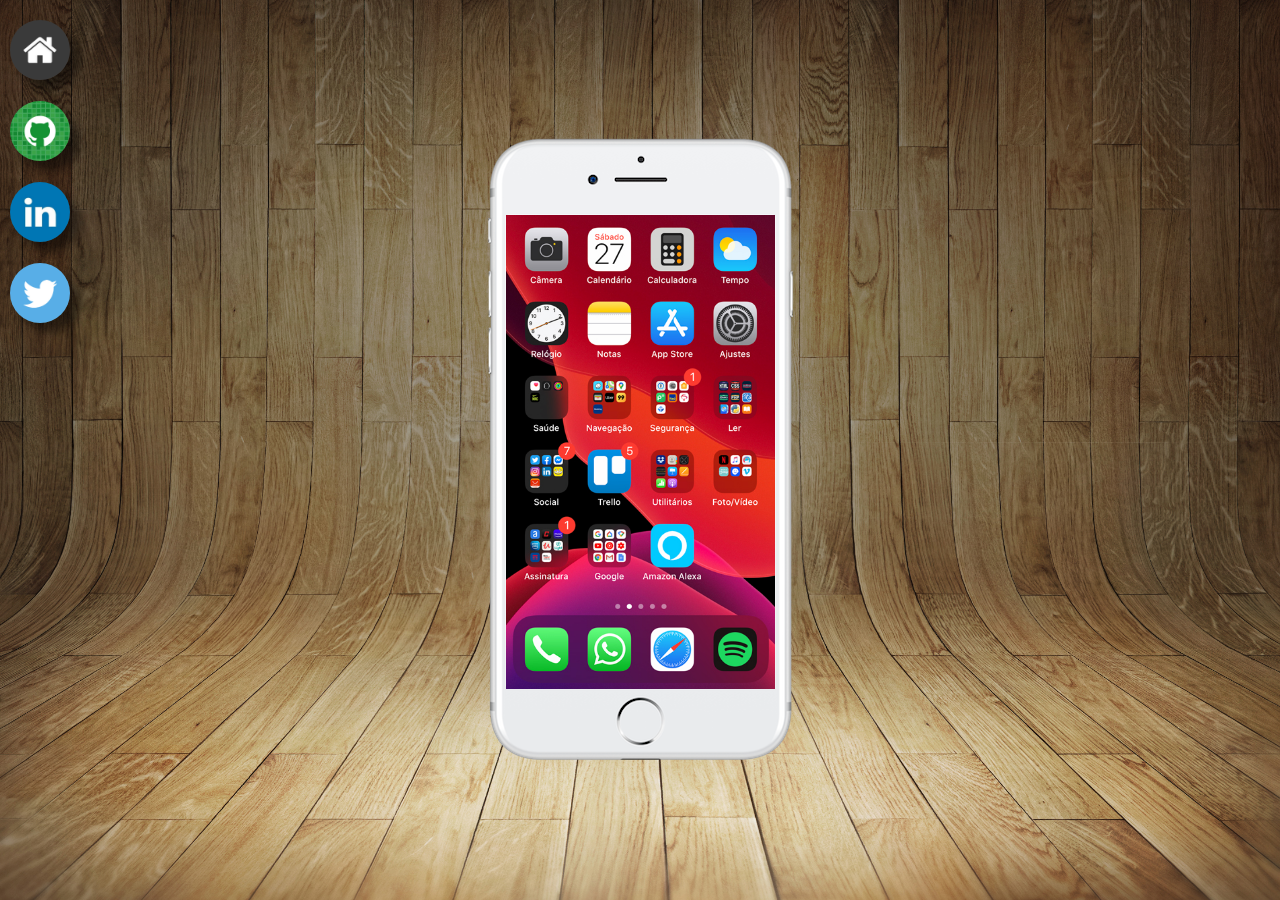
<file: index.html>
<!DOCTYPE html>
<html lang="pt-br">
  <head>
    <meta charset="UTF-8" />
    <meta http-equiv="X-UA-Compatible" content="IE=edge" />
    <meta name="viewport" content="width=device-width, initial-scale=1.0" />
    <title>Redes Sociais</title>
    <link rel="stylesheet" href="styles/style.css" />
    <link rel="shortcut icon" href="images/favicon.ico" type="image/x-icon" />
  </head>
  <body>
    <main>
      <section id="celular">
        <iframe src="iframes/home.html" frameborder="0" name="home" id="home">
          Infelizmente o seu navegador não é compativel. Tente novamente com
          outro navegador
        </iframe>
      </section>

      <section id="redes-sociais">
        <a href="iframes/home.html" target="home"><img src="images/logo-home.jpg" alt="Logo da Home"></a>
        <a href="iframes/github.html" target="home"><img src="images/logo-github.jpg" alt="Logo do Github"></a>
        <a href="iframes/linkedin.html" target="home"><img src="images/logo-linkedin.jpg" alt="Logo do Linkedin"></a>
        <a href="iframes/twitter.html" target="home"><img src="images/logo-twitter.jpg" alt="Logo do Twitter"></a>
      </section>
    </main>
  </body>
</html>
</file>
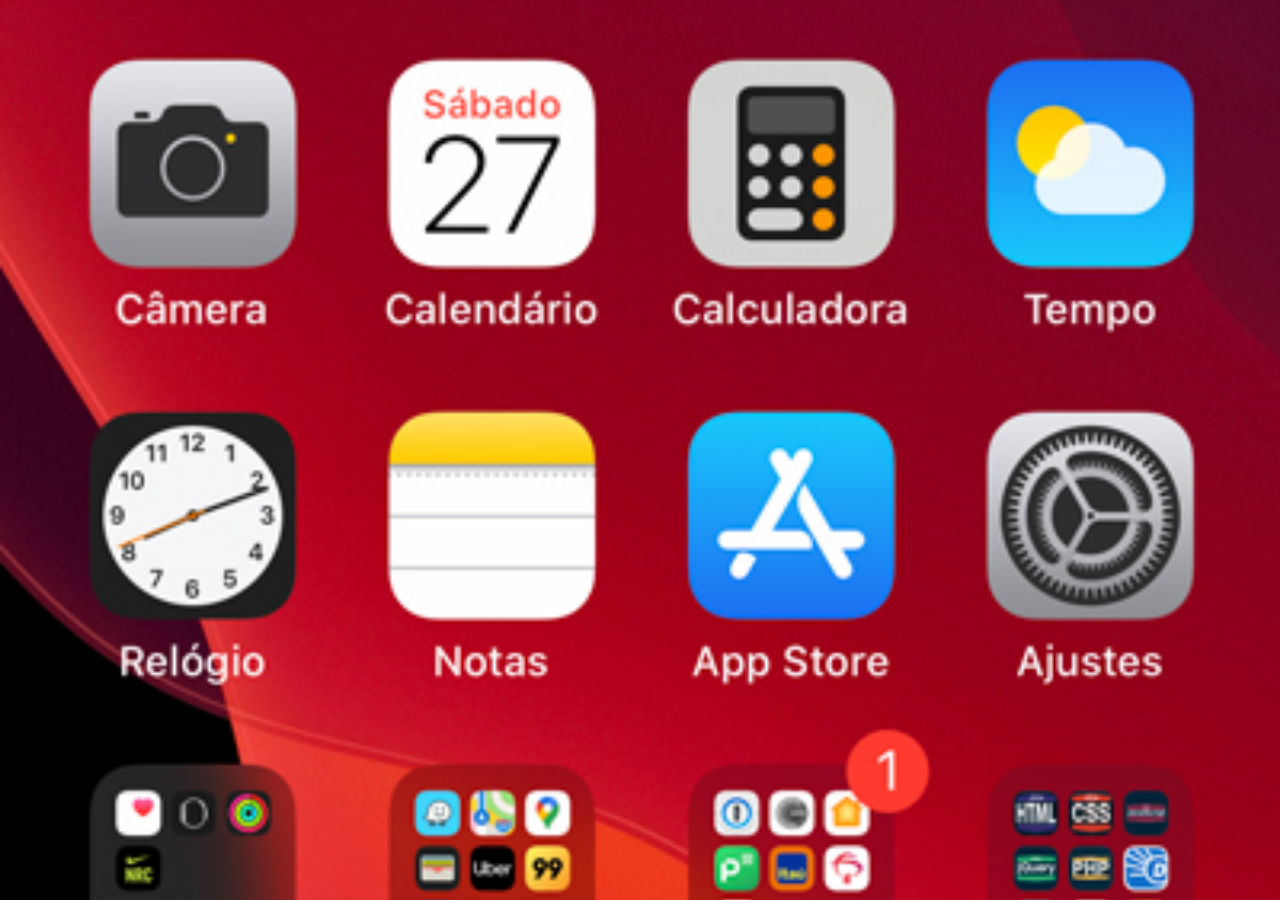
<file: home.html>
<!DOCTYPE html>
<html lang="pt-br">
  <head>
    <meta charset="UTF-8" />
    <meta http-equiv="X-UA-Compatible" content="IE=edge" />
    <meta name="viewport" content="width=device-width, initial-scale=1.0" />
    <title>Home</title>

    <style>
      * {
        margin: 0;
        padding: 0;
        box-sizing: border-box;
      }

      body {
        background: url("images/tela-home.jpg") no-repeat top center / cover;
      }
    </style>
  </head>
  <body></body>
</html>
</file>
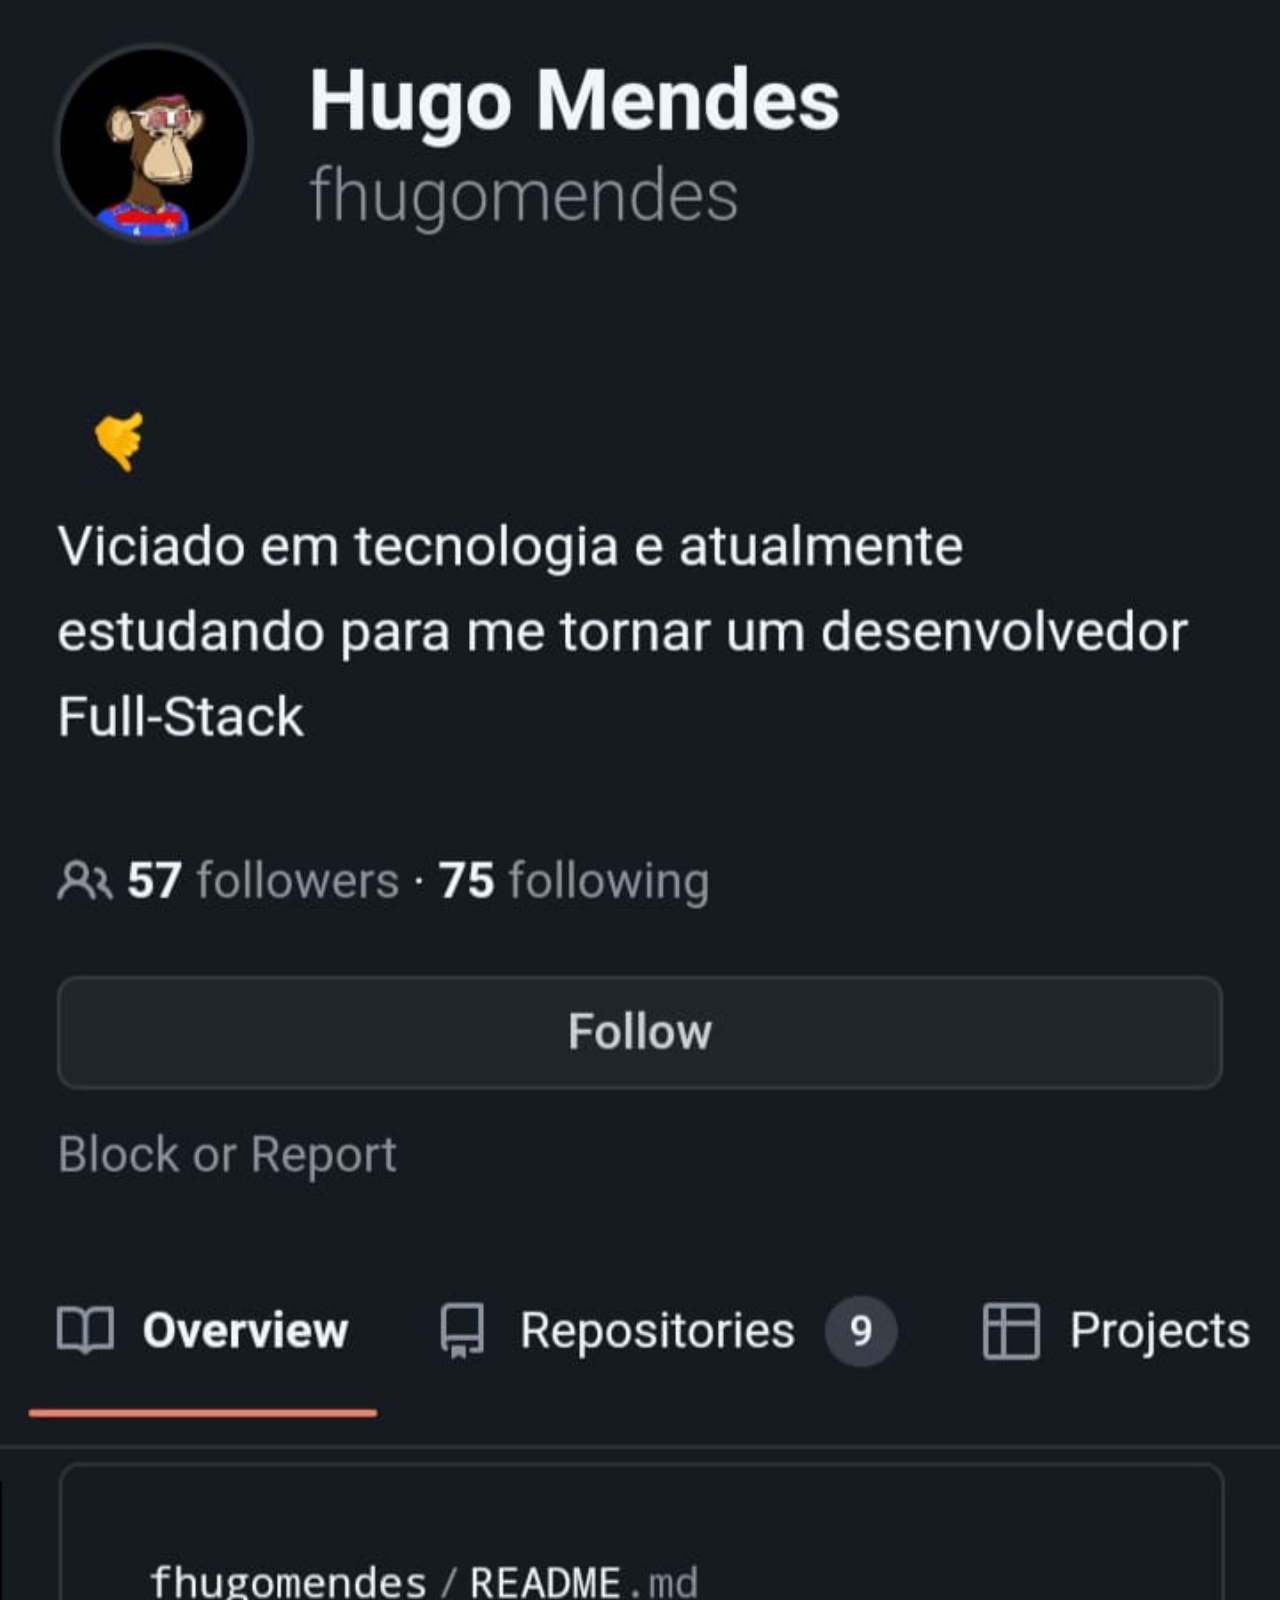
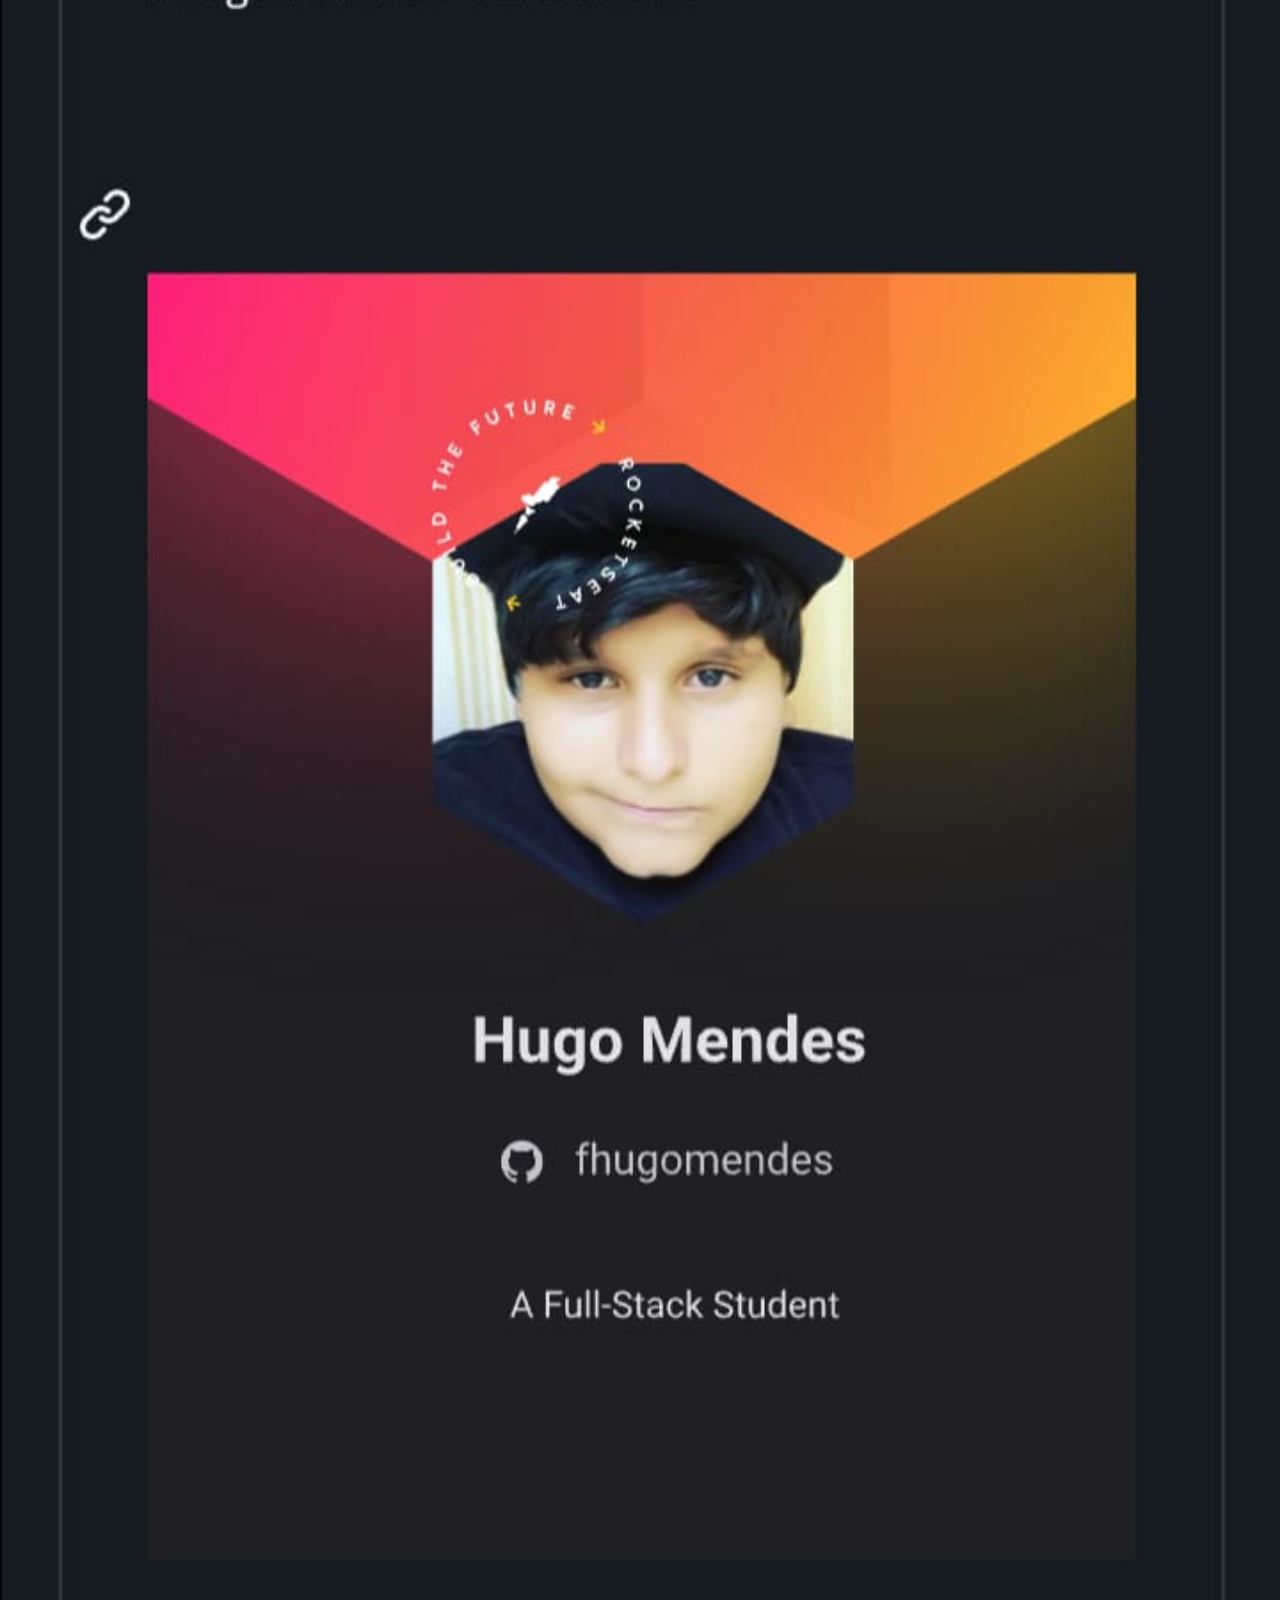
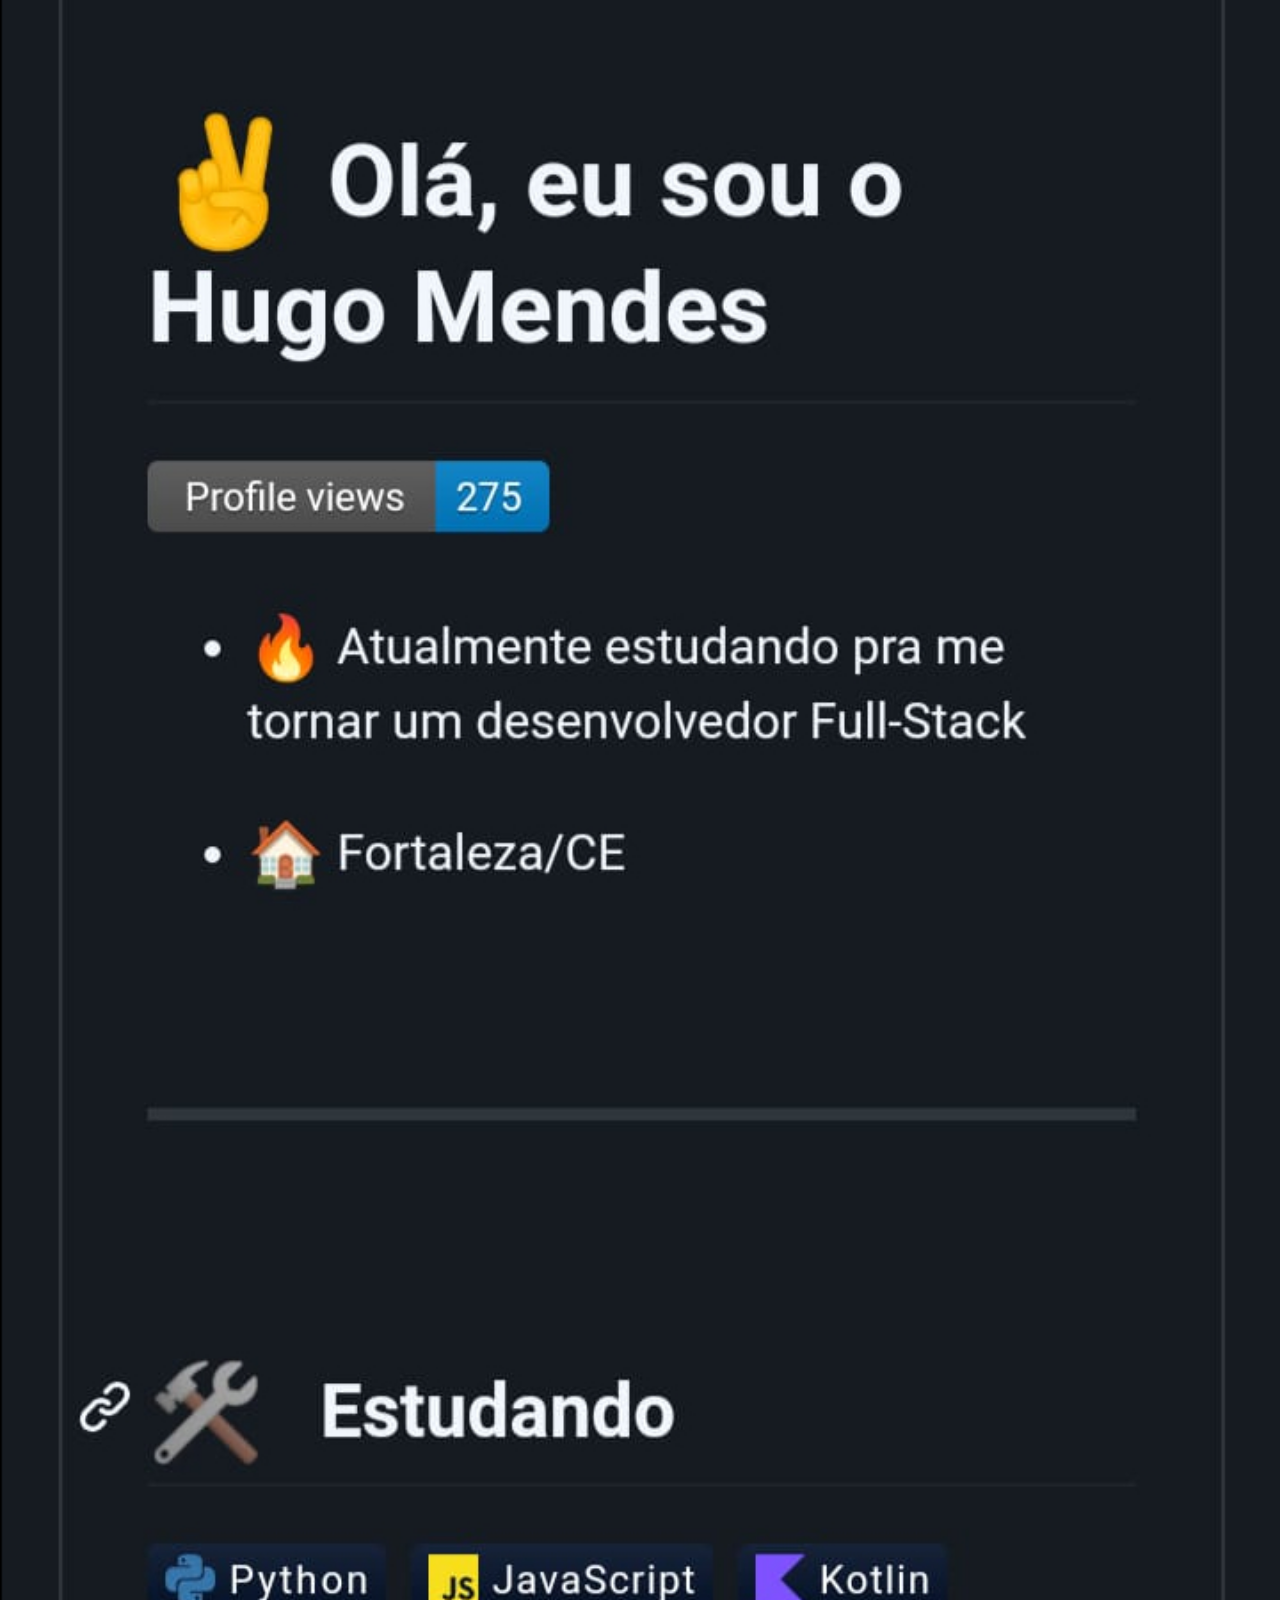
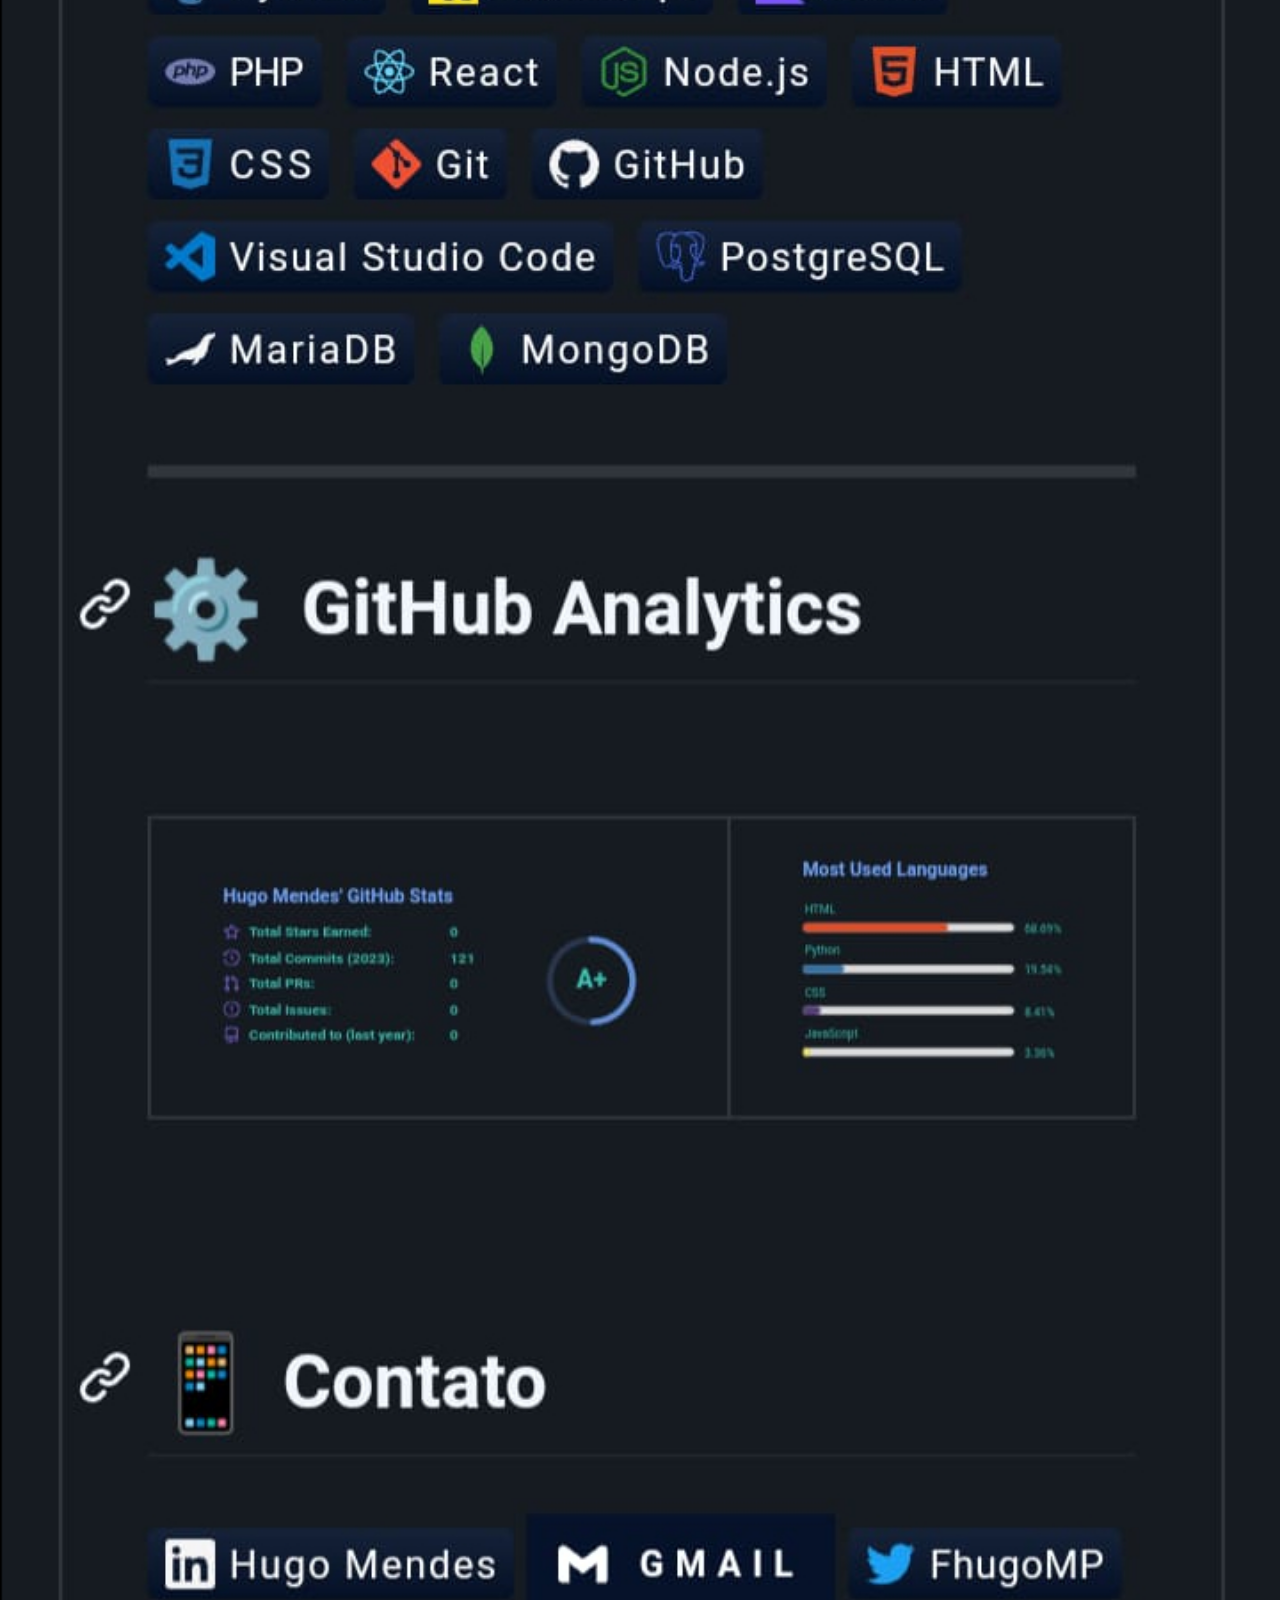
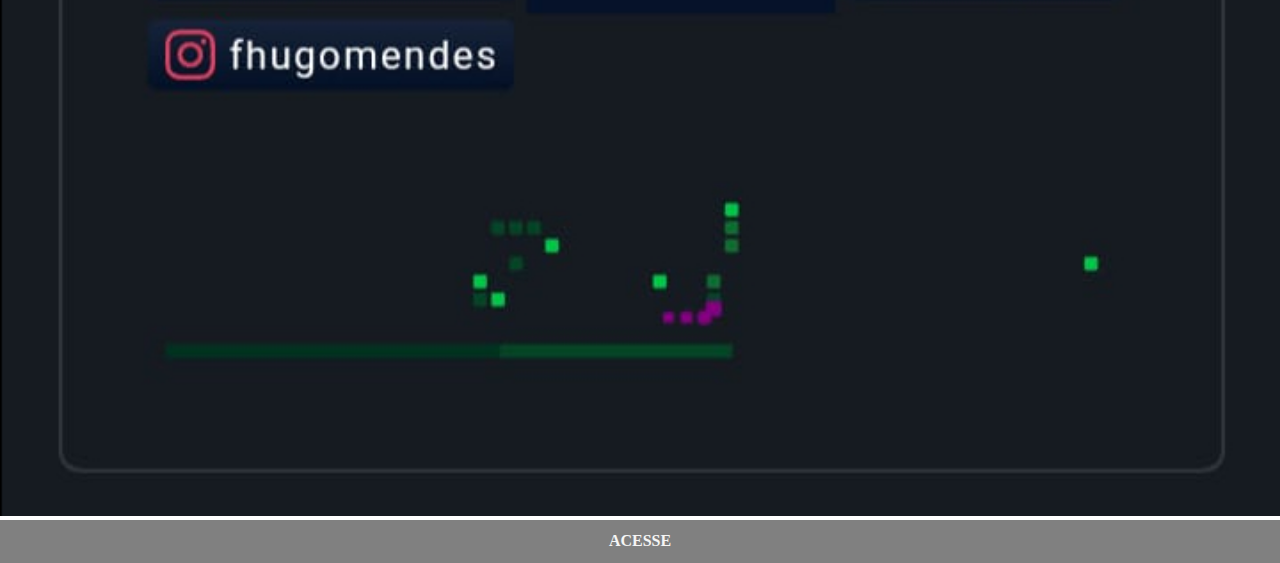
<file: iframes/github.html>
<!DOCTYPE html>
<html lang="pt-br">
<head>
    <meta charset="UTF-8">
    <meta http-equiv="X-UA-Compatible" content="IE=edge">
    <meta name="viewport" content="width=device-width, initial-scale=1.0">
    <link rel="stylesheet" href="../styles/pages.css">
    <title>Github</title>
</head>
<body>
    <img src="../images/tela-github.jpg" alt="github">
    <a href="https://github.com/fhugomendes" target="_blank">ACESSE</a>
</body>
</html>
</file>
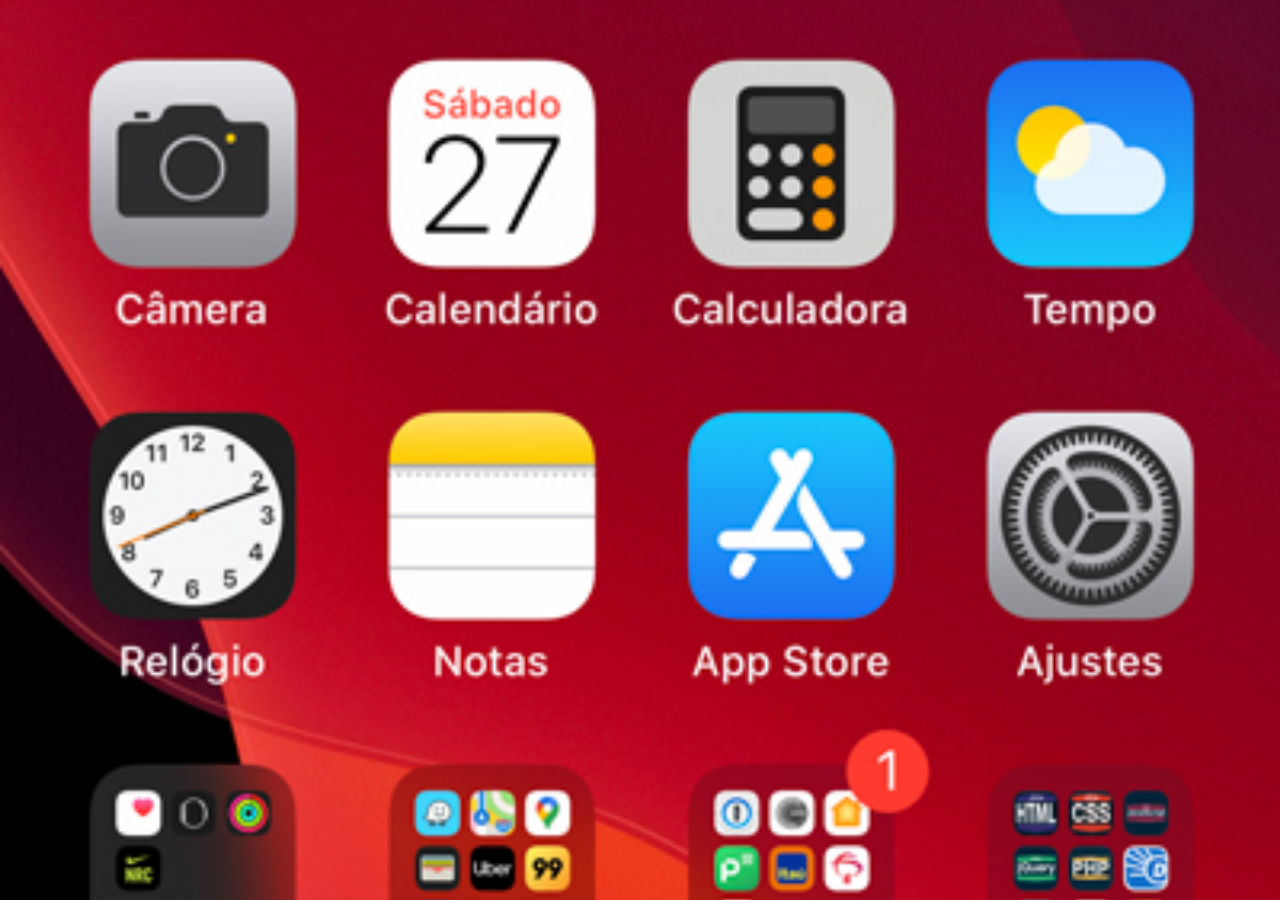
<file: iframes/home.html>
<!DOCTYPE html>
<html lang="pt-br">
  <head>
    <meta charset="UTF-8" />
    <meta http-equiv="X-UA-Compatible" content="IE=edge" />
    <meta name="viewport" content="width=device-width, initial-scale=1.0" />
    <title>Home</title>

    <style>
      * {
        margin: 0;
        padding: 0;
        box-sizing: border-box;
      }

      body {
        background: url("../images/tela-home.jpg") no-repeat top center / cover;
      }
    </style>
  </head>
  <body></body>
</html>
</file>
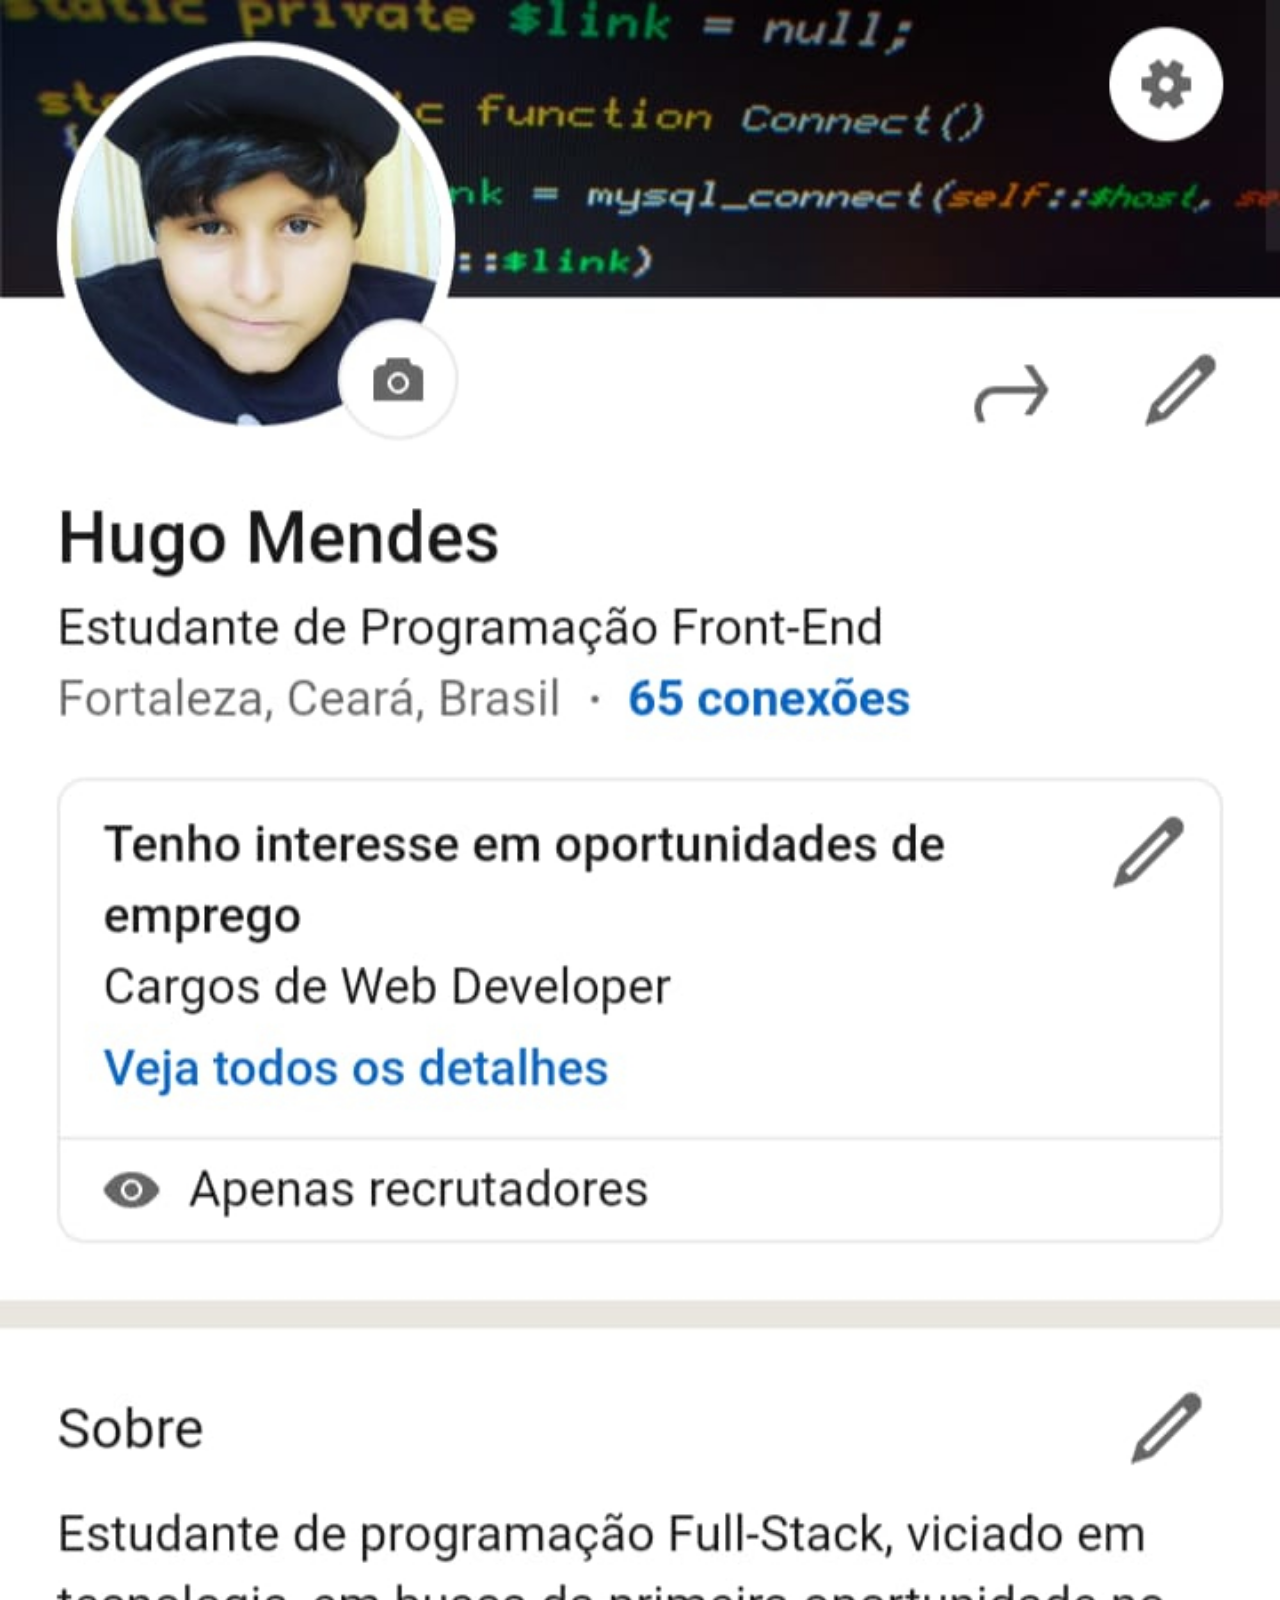
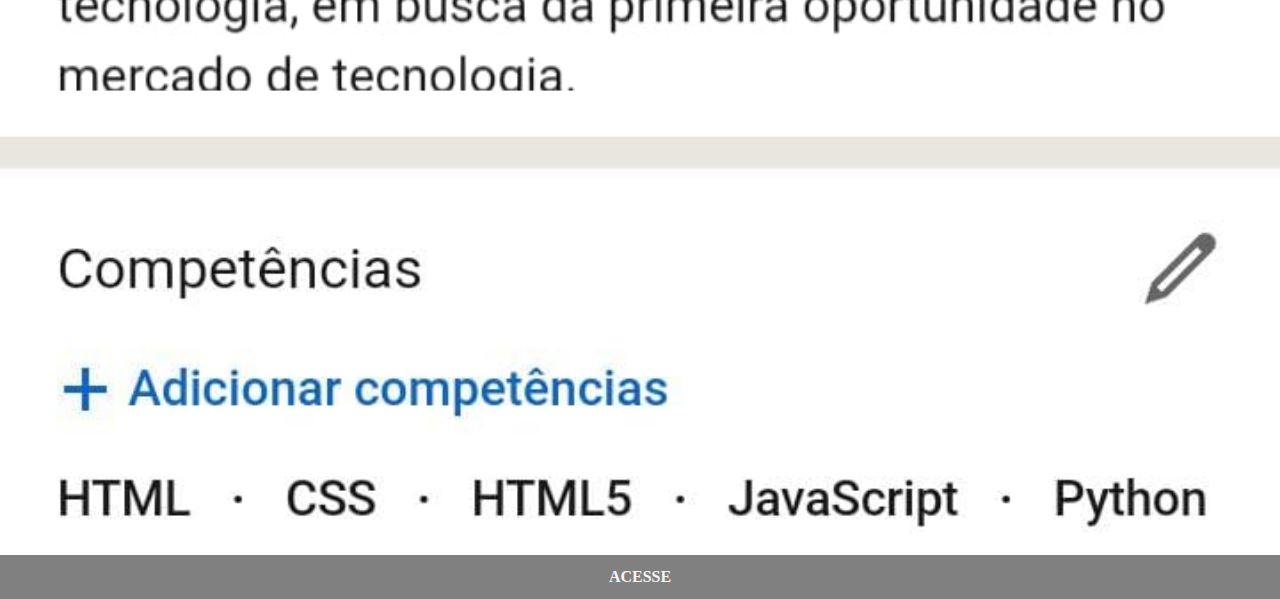
<file: iframes/linkedin.html>
<!DOCTYPE html>
<html lang="pt-br">
  <head>
    <meta charset="UTF-8" />
    <meta http-equiv="X-UA-Compatible" content="IE=edge" />
    <meta name="viewport" content="width=device-width, initial-scale=1.0" />
    <title>Linkedin</title>
    <link rel="stylesheet" href="../styles/pages.css">
  </head>
  <body>
    <img src="../images/tela-linkedin.jpg" alt="Linkedin" />
    <a href="https://www.linkedin.com/in/fhugomendes/" target="_blank"
      >ACESSE</a
    >
  </body>
</html>
</file>
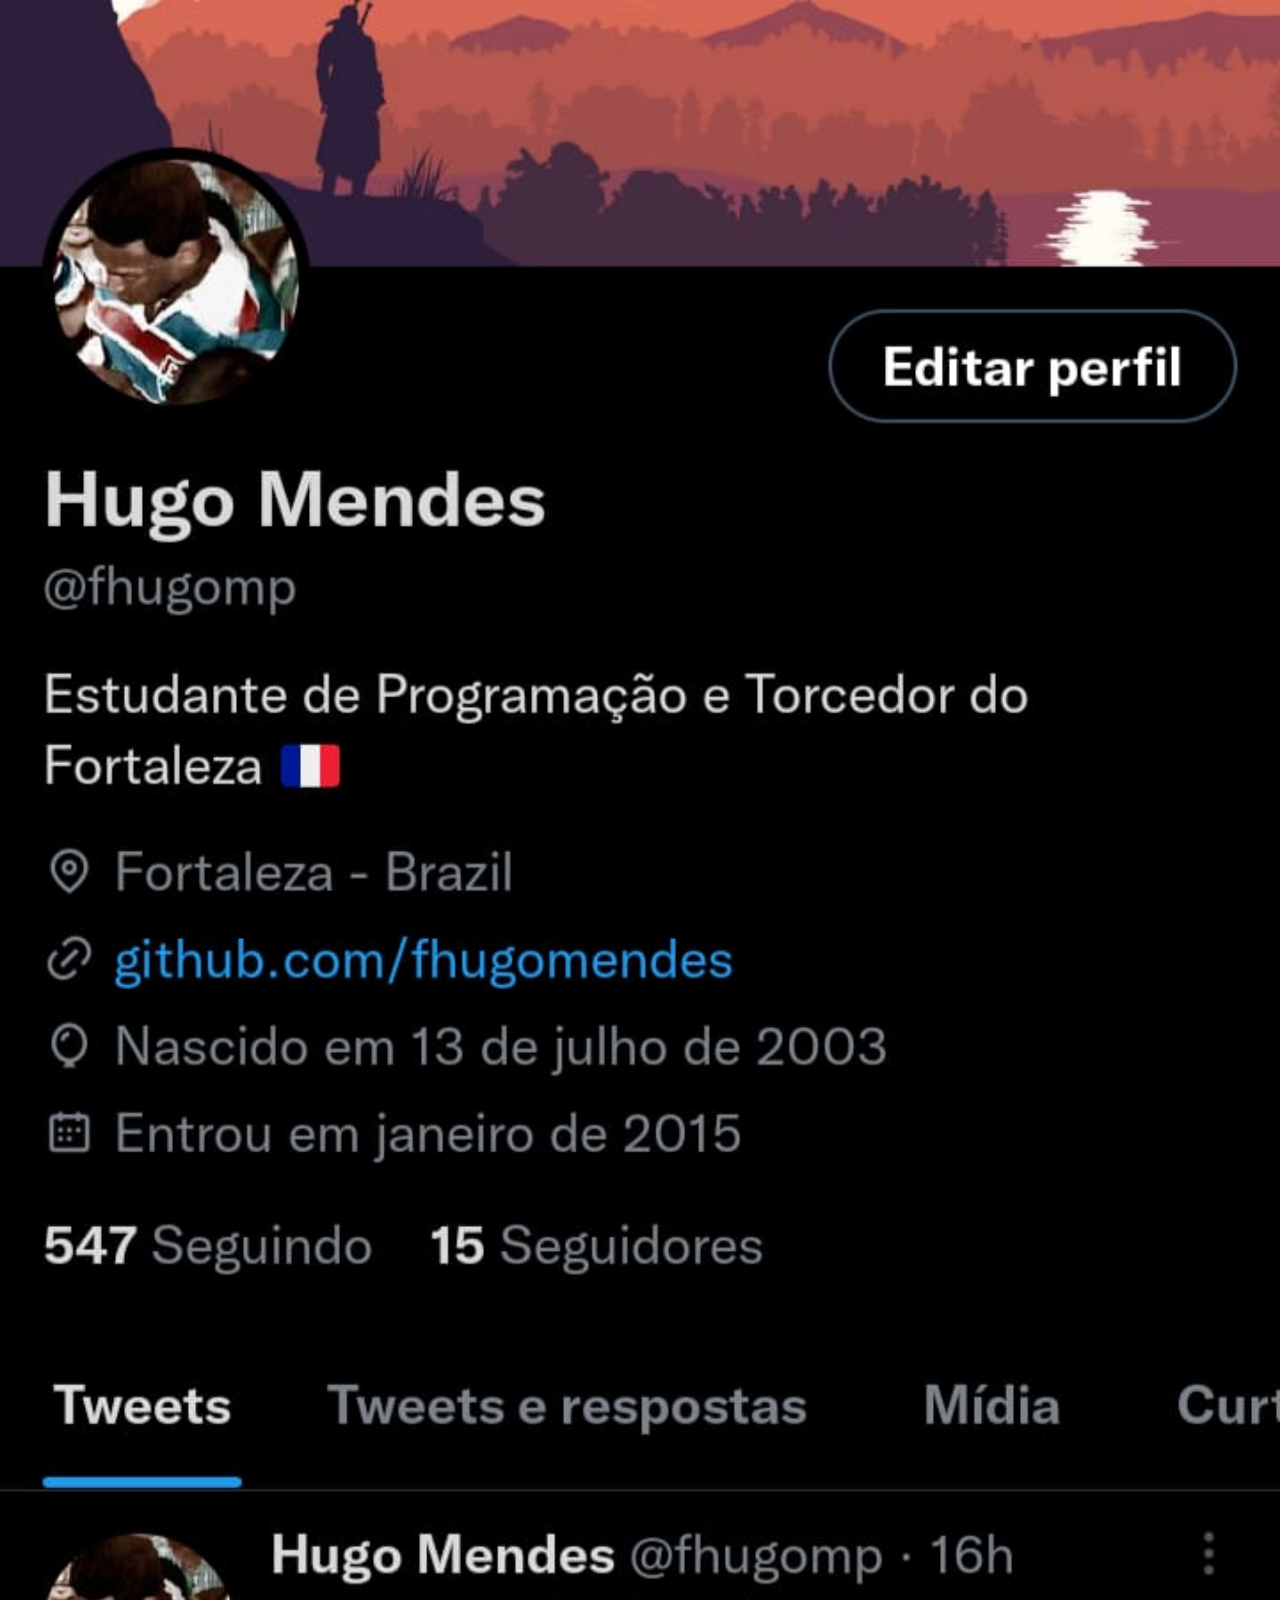
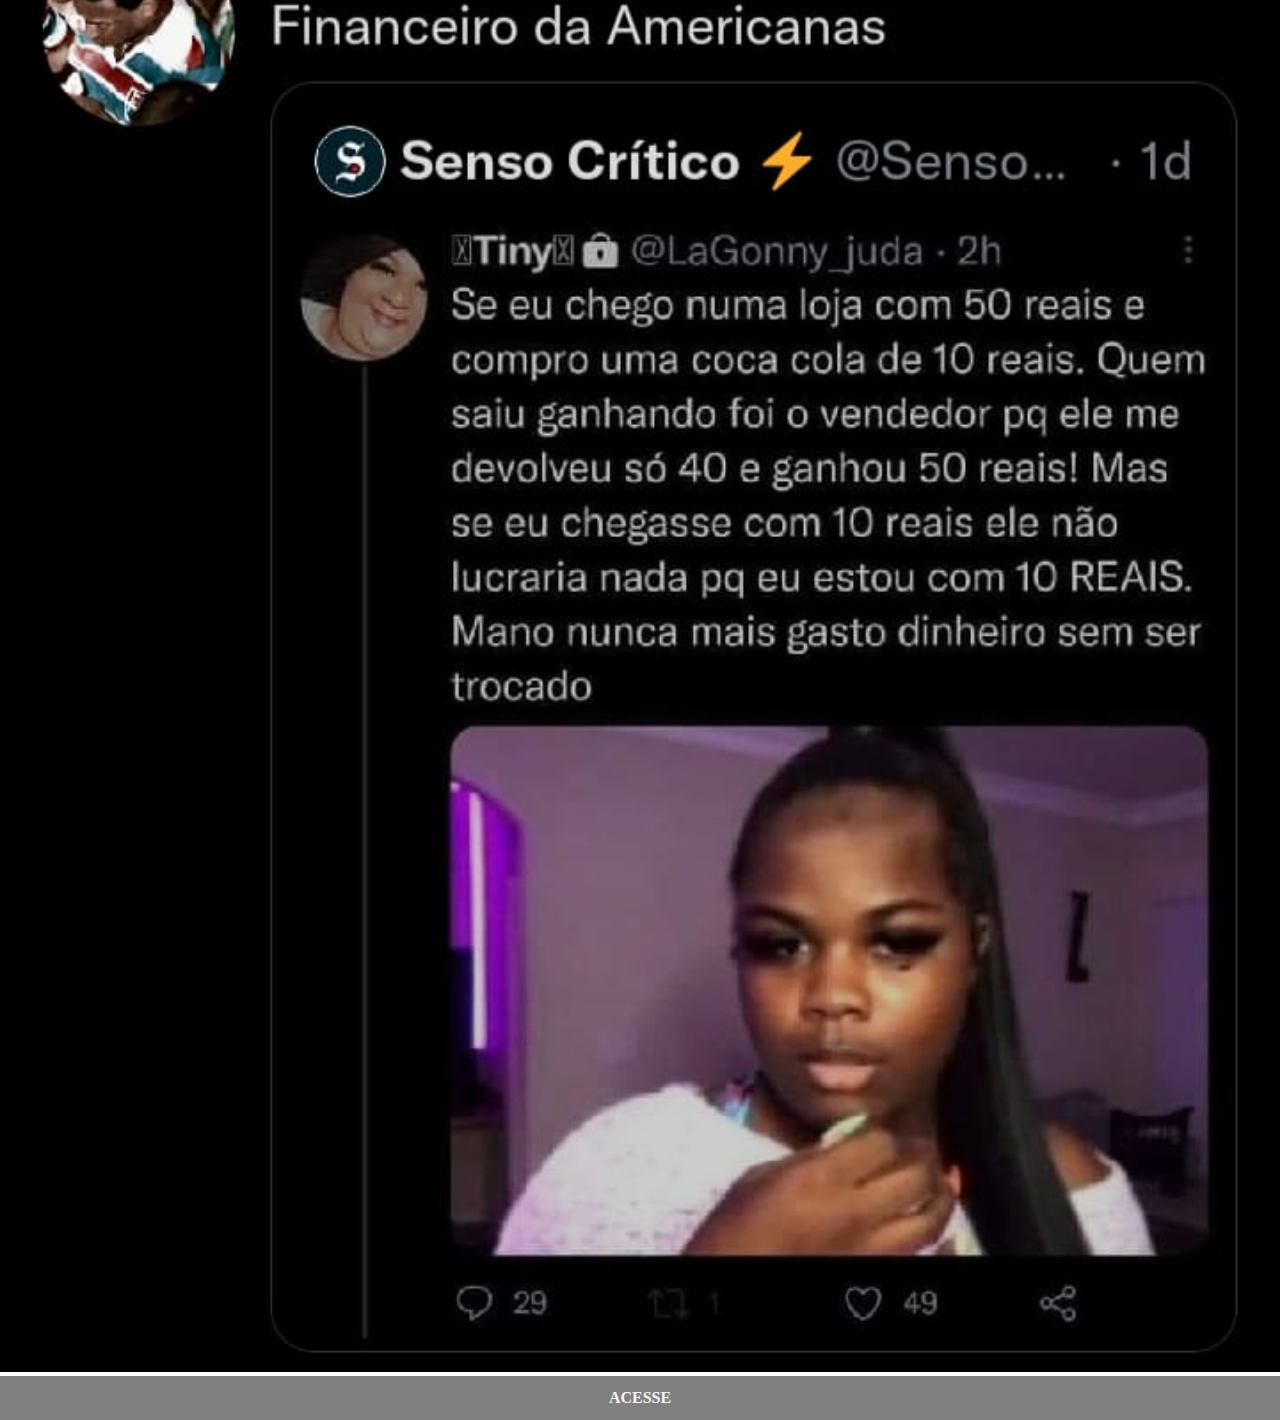
<file: iframes/twitter.html>
<!DOCTYPE html>
<html lang="pt-br">
<head>
    <meta charset="UTF-8">
    <meta http-equiv="X-UA-Compatible" content="IE=edge">
    <meta name="viewport" content="width=device-width, initial-scale=1.0">
    <link rel="stylesheet" href="../styles/pages.css">
    <title>Twitter</title>
</head>
<body>
    <img src="../images/tela-twitter.jpg" alt="Twitter">
    <a href="https://twitter.com/fhugomp" target="_blank" rel="noopener noreferrer">ACESSE</a>
</body>
</html>
</file>
<file: styles/style.css>
@charset "UTF-8";

* {
    margin: 0;
    padding: 0;
    box-sizing: border-box;
    font-family: Arial, Helvetica, sans-serif;
}

html, body {
    font-size: 62.5%;
    height: 100vh;
    width: 100vw;
}

main {
    position: relative;
    height: 100vh;
    background: url('../images/fundo-madeira.jpg') no-repeat top center / cover;
}

section#celular {
    position: absolute;
    height: 62.8rem;
    width: 31rem;
    top: 50%;
    left: 50%;
    transform: translate(-50%, -50%);
    background: url('../images/frame-iphone.png') no-repeat fixed;
}

iframe#home {
    position: relative;
    height: 47.4rem;
    width: 26.93rem;
    top: 7.9rem;
    left: 2.1rem;
}

section#redes-sociais {
    display: flex;
    flex-direction: column;
}

section#redes-sociais a {
    padding: 2rem 1rem .1rem;
}

section#redes-sociais img {
    display: flex;
    justify-content: space-around;
    width: 6rem;
    border-radius: 50%;
    box-shadow: 1rem 1rem 1rem rgba(0, 0, 0, 0.479);
}

section#redes-sociais img:hover {
    border: 0.3rem solid white;
    transform: translate(-4%, -4%);
    box-shadow: 1rem 1rem 1rem rgba(0, 0, 0, 0.479);
    transition: 0.2s;
}
</file>
<file: styles/pages.css>
@charset "UTF-8";

::-webkit-scrollbar{
    width: 100%;
    height: 100%;
}

* {
    padding: 0;
    margin: 0;
}

img {
    width: 100vw;
}

a {
    display: block;
    text-align: center;
    padding: 0.8rem;
    background-color: gray;
    font-size: 1em;
    font-weight: bolder;
    color: whitesmoke;
    text-decoration: none;
}

a:hover {
    background-color: rgba(128, 128, 128, 0.767);
    transition: .2s;
}
</file>
